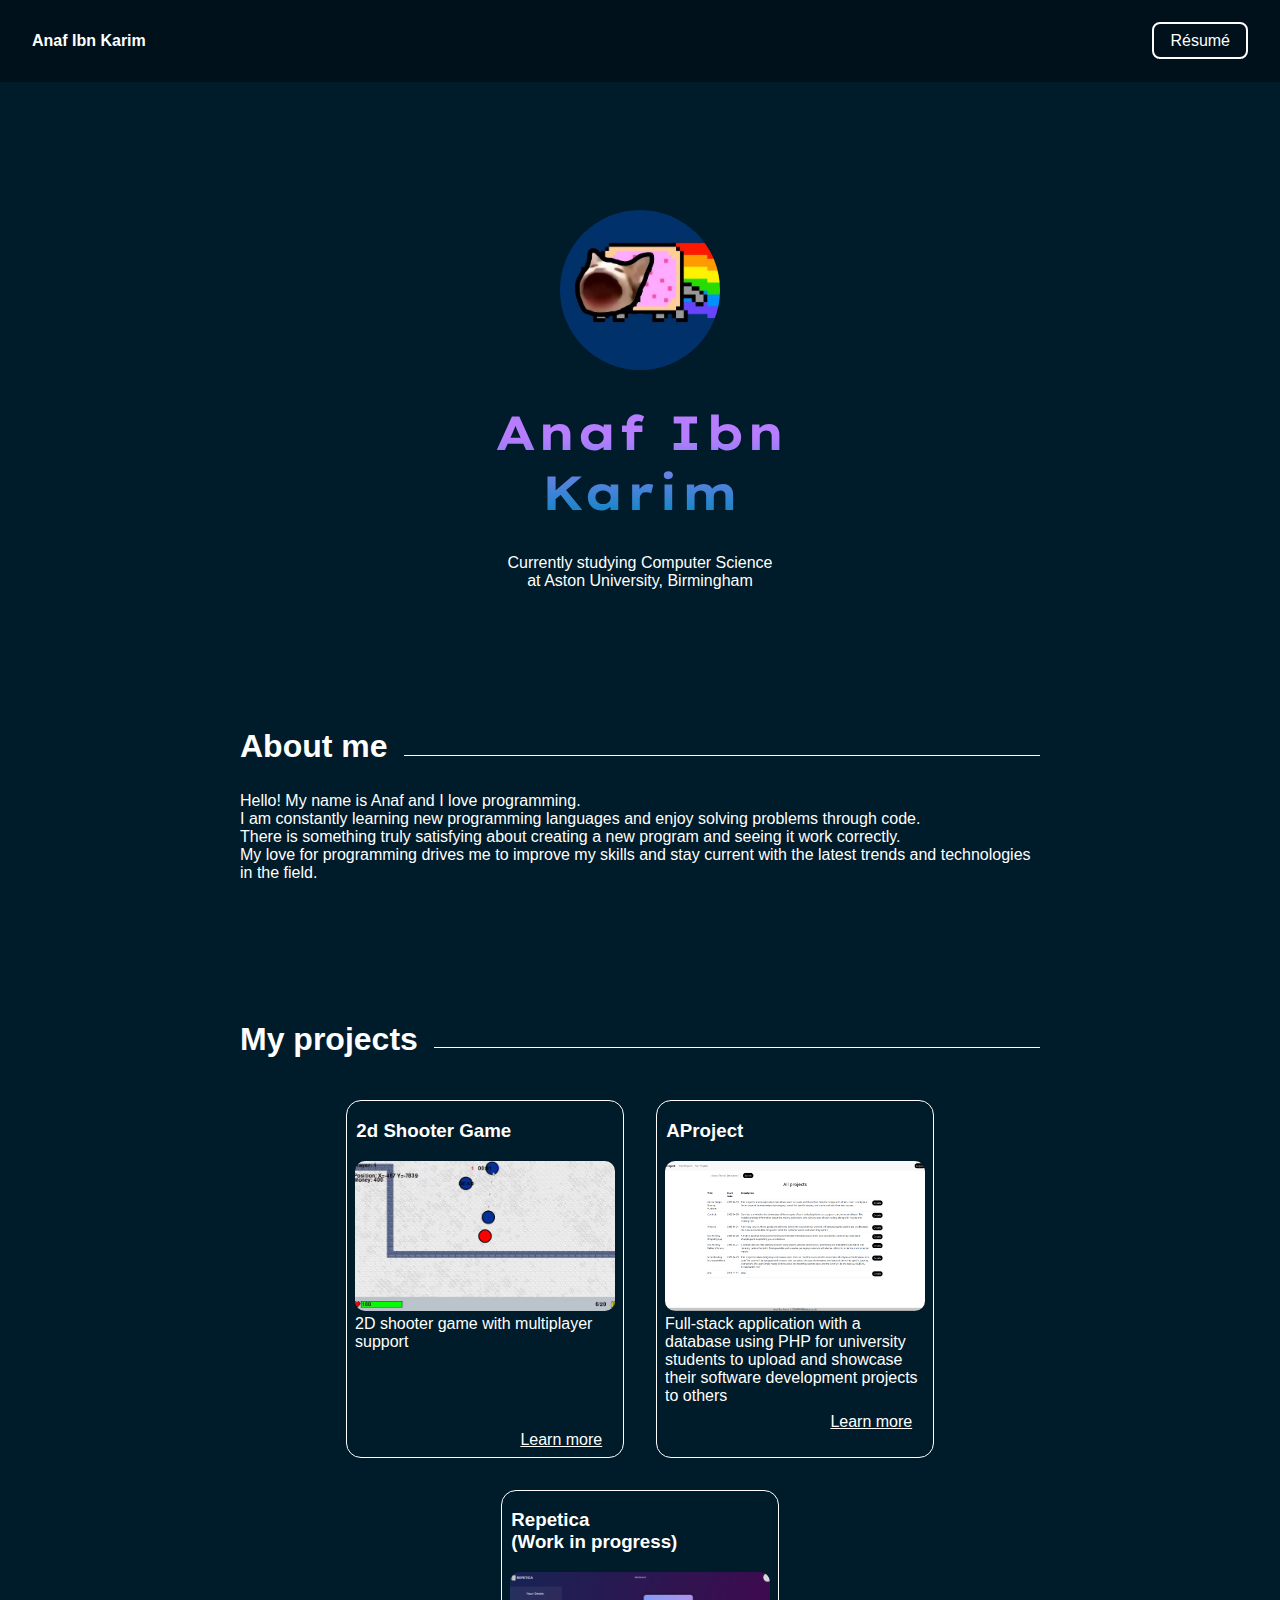
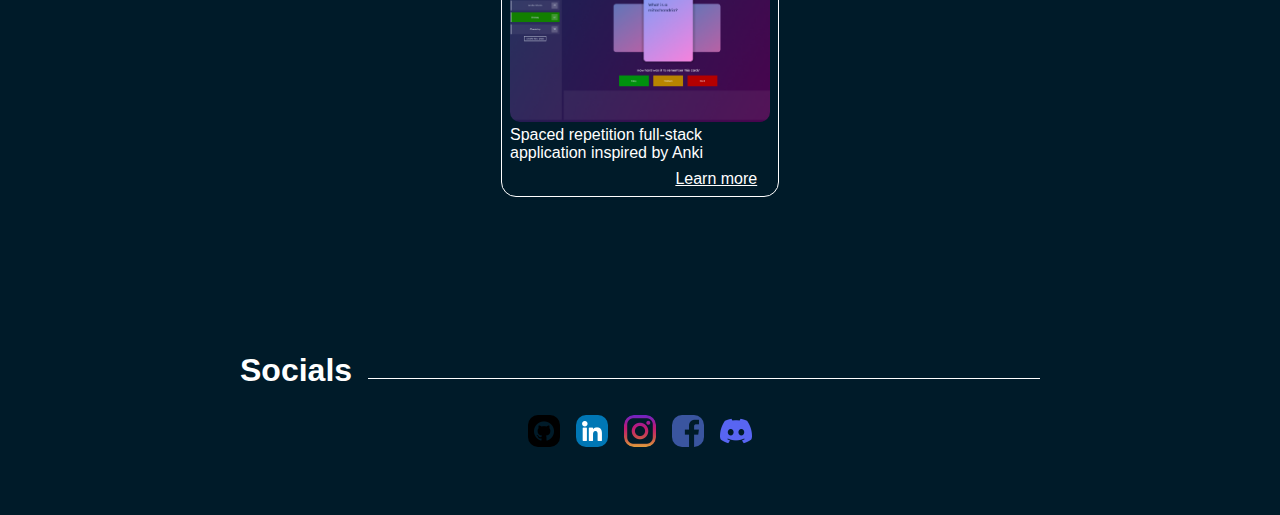
<file: index.html>
<!DOCTYPE html>
<html lang="en">
<head>
    <meta charset="UTF-8">
    <meta http-equiv="X-UA-Compatible" content="IE=edge">
    <meta name="viewport" content="width=device-width, initial-scale=1.0">
    <title>Anaf Ibn Karim</title>
    <link href="https://fonts.cdnfonts.com/css/space-mono" rel="stylesheet">
    <link rel="preconnect" href="https://fonts.googleapis.com"><link rel="preconnect" href="https://fonts.gstatic.com" crossorigin><link href="https://fonts.googleapis.com/css2?family=Lexend+Giga:wght@800&display=swap" rel="stylesheet">
    <link rel="stylesheet" href="css/main.css">
</head>
<body>    
    <div class="wrapper">
        <header>
            <a href="./index.html" class="name-navbar">Anaf Ibn Karim </a>
            <div class="button-container">
                <a class="resume-button" href="./Anaf_Placement_CV.pdf">Résumé</a> 
            </div>
            
        </header>
        <section class="hero">
            <img src="images/pfp_icon.jpg" alt="pfp_icon">
            <h1 id="heading"></h1>
            <h3 id="subheading">Currently studying Computer Science<br>
                at Aston University, Birmingham</h3>
        </section>
        <section class="about-me">
            <div class="container">
                <div class="h2-with-underline">
                    <h2>About me </h2><div class="underline"></div>
                </div>
                
                <p>Hello! My name is Anaf and I love programming.<br> 
                    I am constantly learning new programming languages and enjoy solving problems through code.<br>
                    There is something truly satisfying about creating a new program and seeing it work correctly.<br> 
                    My love for programming drives me to improve my skills and stay current with the latest trends and technologies in the field.</p>
            </div>
        </section>
        <section class="my-projects">
            <div class="container">
                <div class="h2-with-underline">
                    <h2>My projects </h2><div class="underline"></div>
                </div>
                <ul>
                    <div class="project-card">
                        <h3>2d Shooter Game</h3>
                        <img src="./images/2d_shooter_game.png" alt="">
                        <p>2D shooter game with multiplayer support <br><br><br><br><br></p>
                        <div><a href="2D_shooter_game.html"><u>Learn more</u></a></div>
                    </div>
                    <div class="project-card">
                        <h3>AProject</h3>
                        <img src="./images/AProject.png" alt="">
                        <p>Full-stack application with a database using PHP for university students to upload and showcase their software development projects to others</p>
                        <div><a href="AProject.html"><u>Learn more</u></a></div>
                    </div>
                    <div class="project-card">
                        <h3>Repetica <br>(Work in progress)</h3>
                        <img src="./images/repetica.png" alt="">
                        <p>Spaced repetition full-stack application inspired by Anki</p>
                        <div><a href="repetica.html"><u>Learn more</u></a></div>
                    </div>
                    
                </ul>
            </div>
        </section>
        <section class="socials">
            <div class="container">
                <div class="h2-with-underline">
                    <h2>Socials </h2><div class="underline"></div>
                </div>
                <ul>
                    <div class="icon-container">
                        <a href="https://github.com/NextPr0gram">
                            <img src="./images/github.png" alt="">
                        </a>
                    </div>
                    <div class="icon-container">
                        <a href="https://www.linkedin.com/in/anafibnkarim">
                            <img src="./images/linkedin.png" alt="">
                        </a>
                    </div>
                    <div class="icon-container">
                        <a href="https://instagram.com/next_program?igshid=OGQ5ZDc2ODk2ZA==">
                            <img src="./images/instagram.png" alt="">
                        </a>
                    </div>
                    <div class="icon-container">
                        <a href="https://www.facebook.com/profile.php?id=100071589942553">
                            <img src="./images/facebook.png" alt="">
                        </a>
                    </div>
                    <div class="icon-container">
                        <img onclick="copyDiscordUsername()" src="./images/discord.png" alt="">
                    </div>
                </ul>
            </div>
        </section>
                
    </div>
    <script src="/js/script.js"></script>
</body>
</html>
</file>
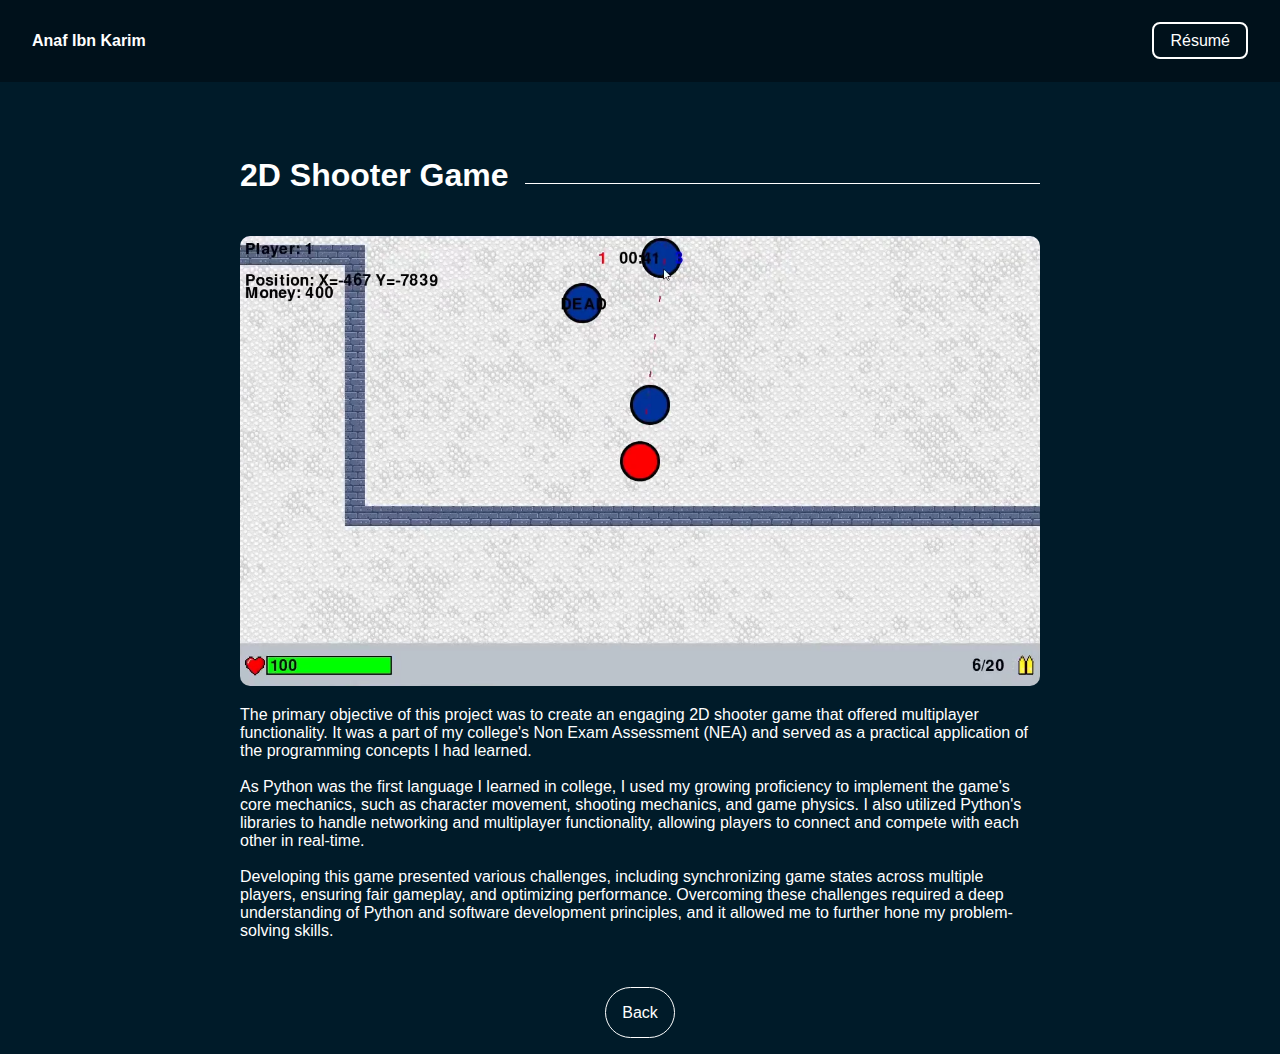
<file: 2D_shooter_game.html>
<!DOCTYPE html>
<html lang="en">
<head>
    <meta charset="UTF-8">
    <meta http-equiv="X-UA-Compatible" content="IE=edge">
    <meta name="viewport" content="width=device-width, initial-scale=1.0">
    <title>Anaf Ibn Karim</title>
    <link href="https://fonts.cdnfonts.com/css/space-mono" rel="stylesheet">
    <link rel="preconnect" href="https://fonts.googleapis.com"><link rel="preconnect" href="https://fonts.gstatic.com" crossorigin><link href="https://fonts.googleapis.com/css2?family=Lexend+Giga:wght@800&display=swap" rel="stylesheet">
    <link rel="stylesheet" href="css/main.css">
</head>
<body>    
    <div class="wrapper">
        <header>
            <a href="./index.html" class="name-navbar">Anaf Ibn Karim </a>
            <div class="button-container">
                <a class="resume-button" href="./Anaf_Placement_CV.pdf">Résumé</a> 
            </div>
            
        </header>
        <section class="game">
            <div class="container">
                <div class="h2-with-underline">
                    <h2>2D Shooter Game</h2><div class="underline"></div>
                </div>
                <div class="image-container">
                    <img src="./images/2d_shooter_game.png" alt="">
                </div>
                
                
                <p>The primary objective of this project was to create an engaging 2D shooter game that offered multiplayer functionality. It was a part of my college's Non Exam Assessment (NEA) and served as a practical application of the programming concepts I had learned. <br><br>
                    As Python was the first language I learned in college, I used my growing proficiency to implement the game's core mechanics, such as character movement, shooting mechanics, and game physics. I also utilized Python's libraries to handle networking and multiplayer functionality, allowing players to connect and compete with each other in real-time. <br><br>
                    Developing this game presented various challenges, including synchronizing game states across multiple players, ensuring fair gameplay, and optimizing performance. Overcoming these challenges required a deep understanding of Python and software development principles, and it allowed me to further hone my problem-solving skills.</p>
            </div>
        </section> 
        <div class="button-container">
            <a class="back-button" href="./index.html">Back</a> 
        </div>
         
    </div>
    <script src="/js/menu.js"></script>
    <script src="/js/script.js"></script>
</body>
</html>
</file>
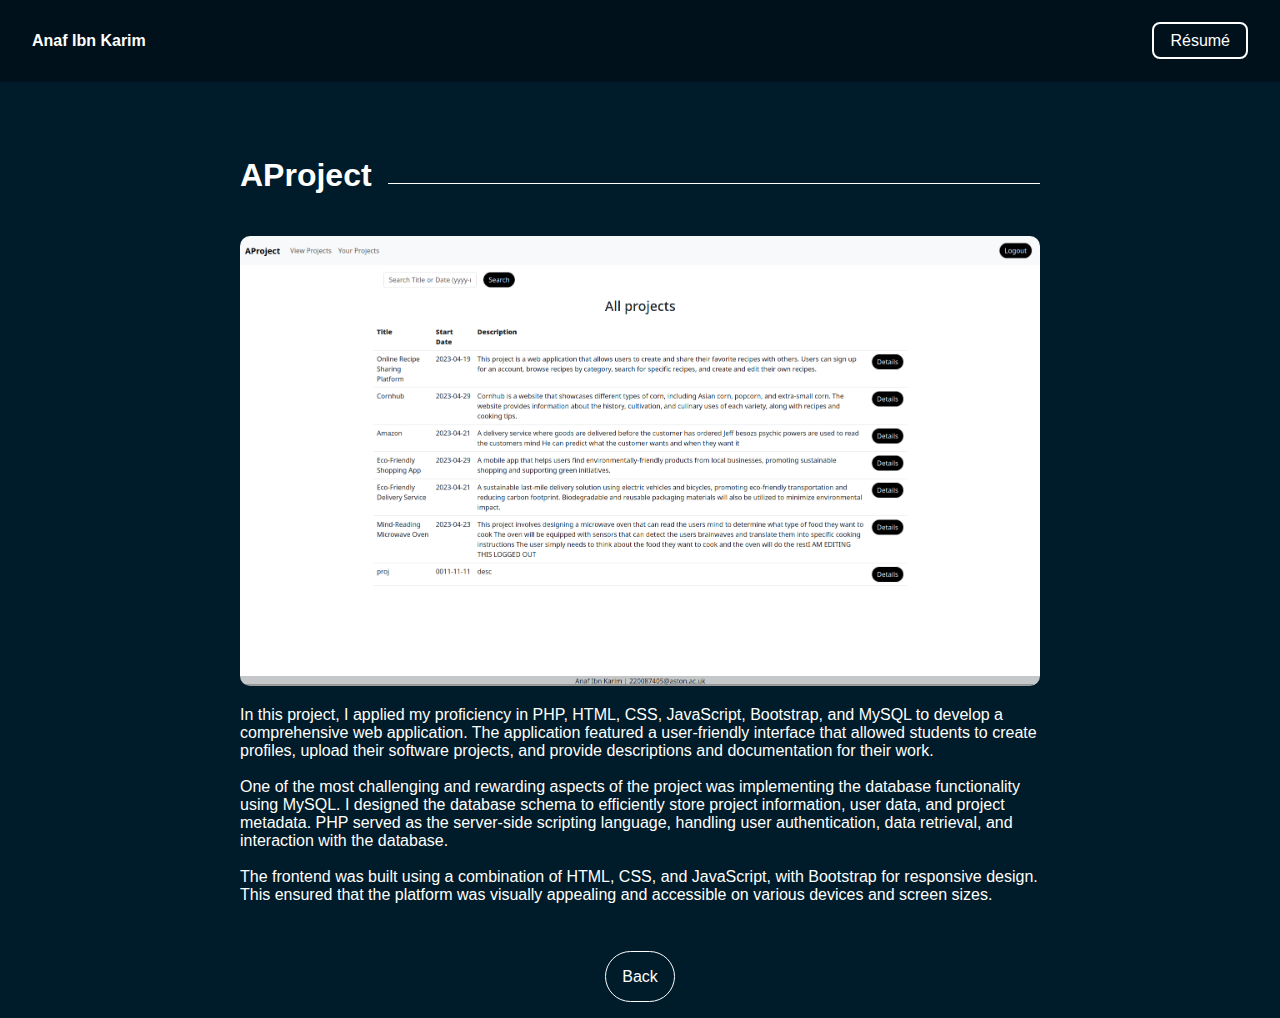
<file: AProject.html>
<!DOCTYPE html>
<html lang="en">
<head>
    <meta charset="UTF-8">
    <meta http-equiv="X-UA-Compatible" content="IE=edge">
    <meta name="viewport" content="width=device-width, initial-scale=1.0">
    <title>Anaf Ibn Karim</title>
    <link href="https://fonts.cdnfonts.com/css/space-mono" rel="stylesheet">
    <link rel="preconnect" href="https://fonts.googleapis.com"><link rel="preconnect" href="https://fonts.gstatic.com" crossorigin><link href="https://fonts.googleapis.com/css2?family=Lexend+Giga:wght@800&display=swap" rel="stylesheet">
    <link rel="stylesheet" href="css/main.css">
</head>
<body>    
    <div class="wrapper">
        <header>
            <a href="./index.html" class="name-navbar">Anaf Ibn Karim </a>
            <div class="button-container">
                <a class="resume-button" href="./Anaf_Placement_CV.pdf">Résumé</a> 
            </div>
            
        </header>
        <section class="game">
            <div class="container">
                <div class="h2-with-underline">
                    <h2>AProject</h2><div class="underline"></div>
                </div>
                <div class="image-container">
                    <img src="./images/AProject.png" alt="">
                </div>
                
                
                <p>In this project, I applied my proficiency in PHP, HTML, CSS, JavaScript, Bootstrap, and MySQL to develop a comprehensive web application. The application featured a user-friendly interface that allowed students to create profiles, upload their software projects, and provide descriptions and documentation for their work. <br><br>

                    One of the most challenging and rewarding aspects of the project was implementing the database functionality using MySQL. I designed the database schema to efficiently store project information, user data, and project metadata. PHP served as the server-side scripting language, handling user authentication, data retrieval, and interaction with the database. <br><br>
                    
                    The frontend was built using a combination of HTML, CSS, and JavaScript, with Bootstrap for responsive design. This ensured that the platform was visually appealing and accessible on various devices and screen sizes.</p>
            </div>
        </section> 
        <div class="button-container">
            <a class="back-button" href="./index.html">Back</a> 
        </div>
         
    </div>
    <script src="/js/menu.js"></script>
    <script src="/js/script.js"></script>
</body>
</html>
</file>
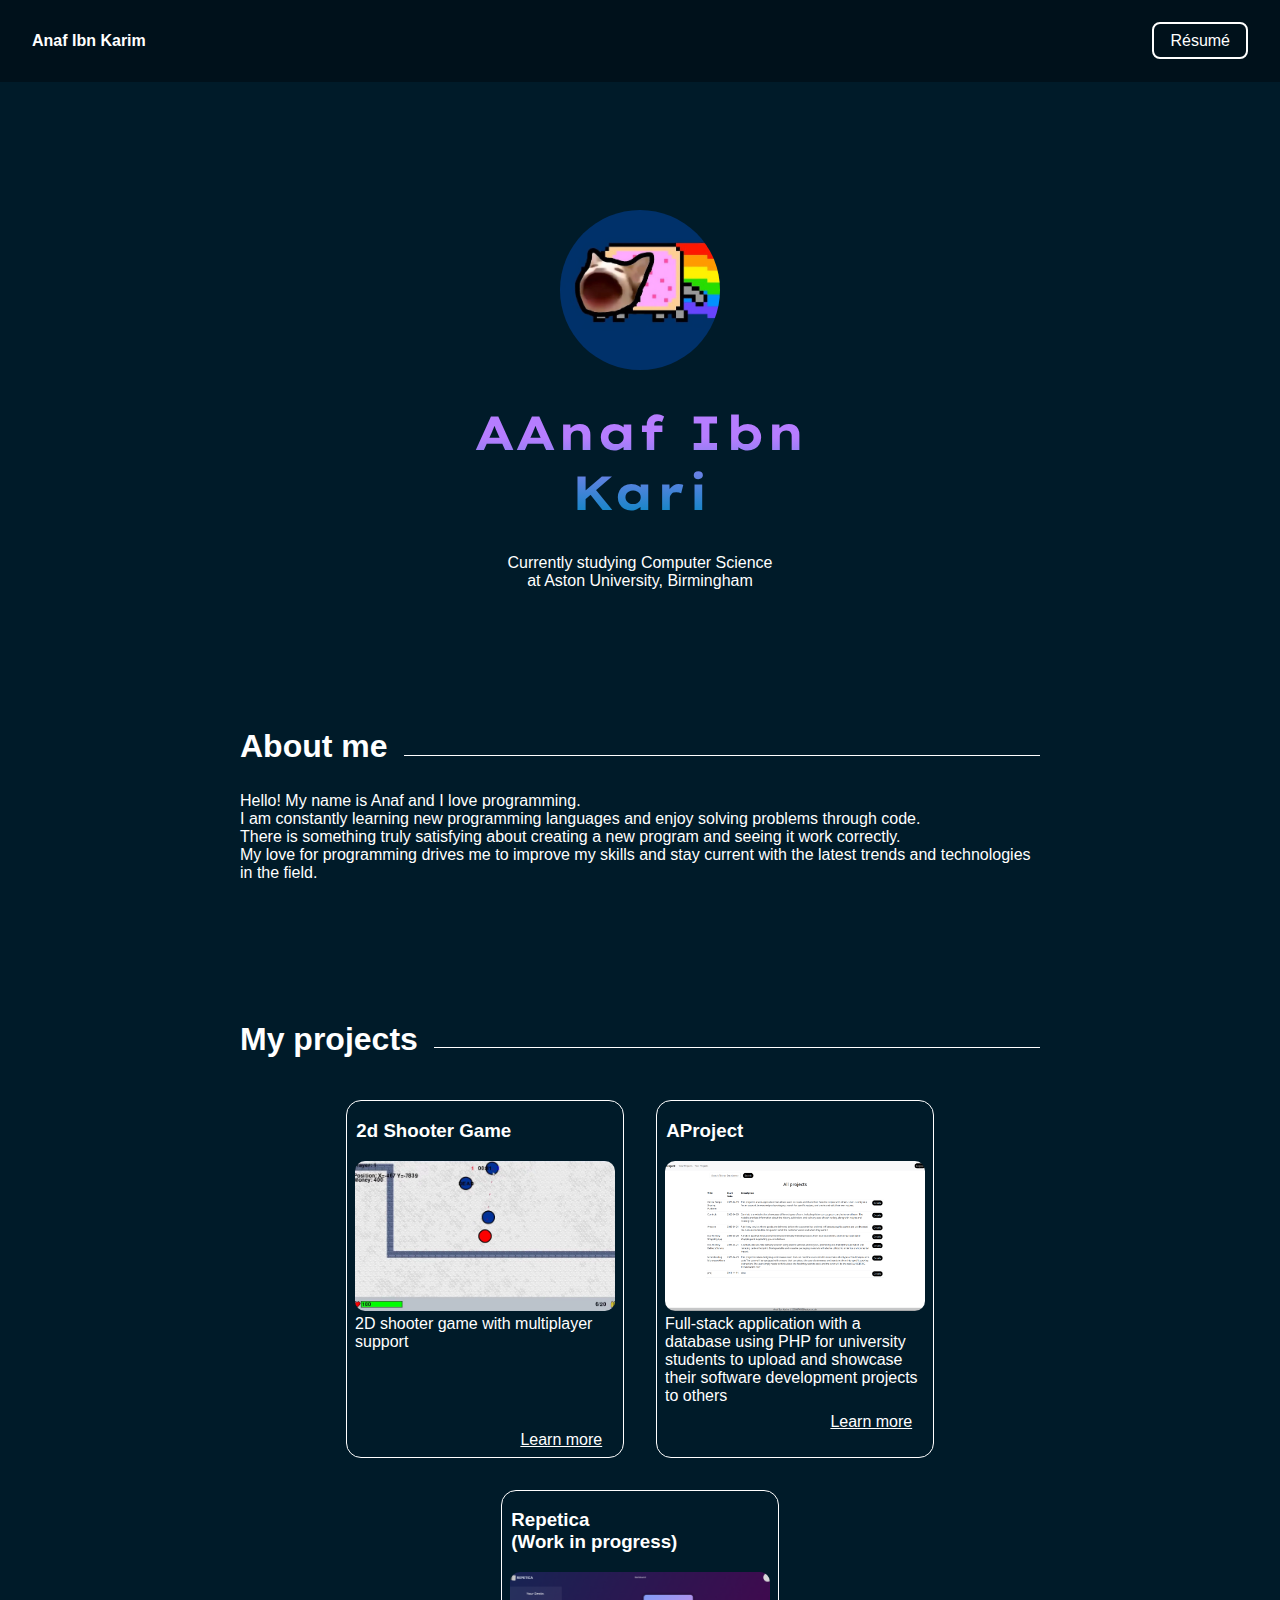
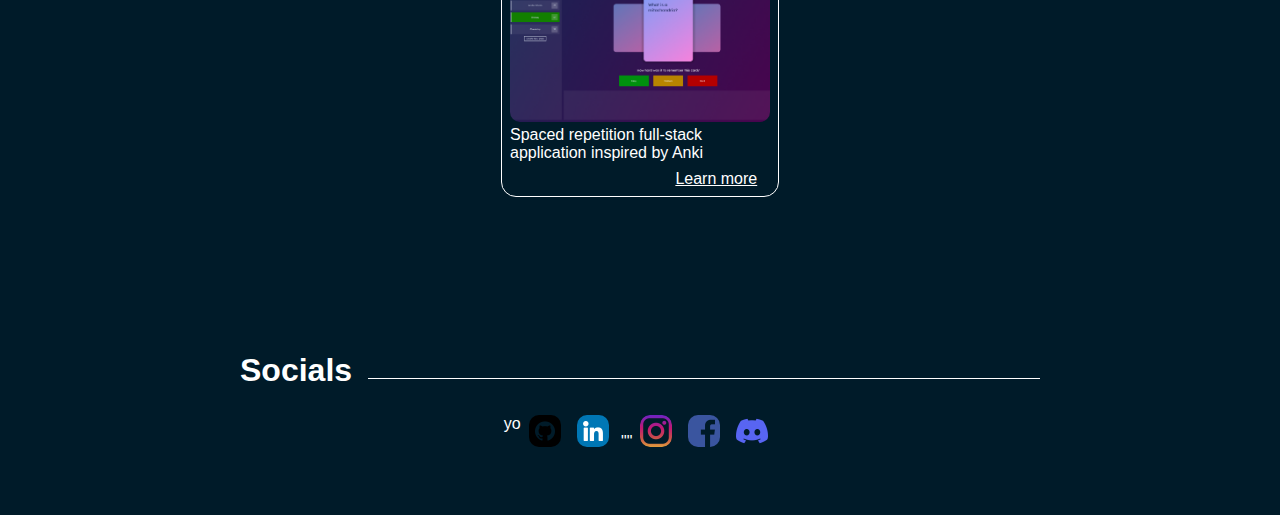
<file: index-nextprogram-manjaro.html>
<!DOCTYPE html>
<html lang="en">
<head>
    <meta charset="UTF-8">
    <meta http-equiv="X-UA-Compatible" content="IE=edge">
    <meta name="viewport" content="width=device-width, initial-scale=1.0">
    <title>Anaf Ibn Karim</title>
    <link href="https://fonts.cdnfonts.com/css/space-mono" rel="stylesheet">
    <link rel="preconnect" href="https://fonts.googleapis.com"><link rel="preconnect" href="https://fonts.gstatic.com" crossorigin><link href="https://fonts.googleapis.com/css2?family=Lexend+Giga:wght@800&display=swap" rel="stylesheet">
    <link rel="stylesheet" href="css/main.css">
</head>
<body>    
    <div class="wrapper">
        <header>
            <a href="./index.html" class="name-navbar">Anaf Ibn Karim </a>
            <div class="button-container">
                <a class="resume-button" href="./Anaf_Placement_CV.pdf">Résumé</a> 
            </div>
            
        </header>
        <section class="hero">
            <img src="images/pfp_icon.jpg" alt="pfp_icon">
            <h1 id="heading"></h1>
            <h3 id="subheading">Currently studying Computer Science<br>
                at Aston University, Birmingham</h3>
        </section>
        <section class="about-me">
            <div class="container">
                <div class="h2-with-underline">
                    <h2>About me </h2><div class="underline"></div>
                </div>
                
                <p>Hello! My name is Anaf and I love programming.<br> 
                    I am constantly learning new programming languages and enjoy solving problems through code.<br>
                    There is something truly satisfying about creating a new program and seeing it work correctly.<br> 
                    My love for programming drives me to improve my skills and stay current with the latest trends and technologies in the field.</p>
            </div>
        </section>
        <section class="my-projects">
            <div class="container">
                <div class="h2-with-underline">
                    <h2>My projects </h2><div class="underline"></div>
                </div>
                <ul>
                    <div class="project-card">
                        <h3>2d Shooter Game</h3>
                        <img src="./images/2d_shooter_game.png" alt="">
                        <p>2D shooter game with multiplayer support <br><br><br><br><br></p>
                        <div><a href="2D_shooter_game.html"><u>Learn more</u></a></div>
                    </div>
                    <div class="project-card">
                        <h3>AProject</h3>
                        <img src="./images/AProject.png" alt="">
                        <p>Full-stack application with a database using PHP for university students to upload and showcase their software development projects to others</p>
                        <div><a href="AProject.html"><u>Learn more</u></a></div>
                    </div>
                    <div class="project-card">
                        <h3>Repetica <br>(Work in progress)</h3>
                        <img src="./images/repetica.png" alt="">
                        <p>Spaced repetition full-stack application inspired by Anki</p>
                        <div><a href="repetica.html"><u>Learn more</u></a></div>
                    </div>
                    
                </ul>
            </div>
        </section>
        <section class="socials">
            <div class="container">
                <div class="h2-with-underline">
                    <h2>Socials </h2><div class="underline"></div>
                </div>
                <ul>yo
                    <div class="icon-container">
                        <a href="https://github.com/NextPr0gram">
                            <img src="./images/github.png" alt="">
                        </a>
                    </div>
                    <div class="icon-container">
                        <a href="https://www.linkedin.com/in/anafibnkarim">
                            <img src="./images/linkedin.png" alt="">
                        </a>""
                    </div>
                    <div class="icon-container">
                        <a href="https://instagram.com/next_program?igshid=OGQ5ZDc2ODk2ZA==">
                            <img src="./images/instagram.png" alt="">
                        </a>
                    </div>
                    <div class="icon-container">
                        <a href="https://instagram.com/next_program?igshid=OGQ5ZDc2ODk2ZA==">
                            <img src="./images/facebook.png" alt="">
                        </a>
                    </div>
                    <div class="icon-container">
                        <img onclick="copyDiscordUsername()" src="./images/discord.png" alt="">
                    </div>
                </ul>
            </div>
        </section>
                
    </div>
    <script src="/js/script.js"></script>
</body>
</html>
</div>
</ul>
</div>
</section>

</div>
<script src="/js/script.js"></script>
</body>
</html>
</file>
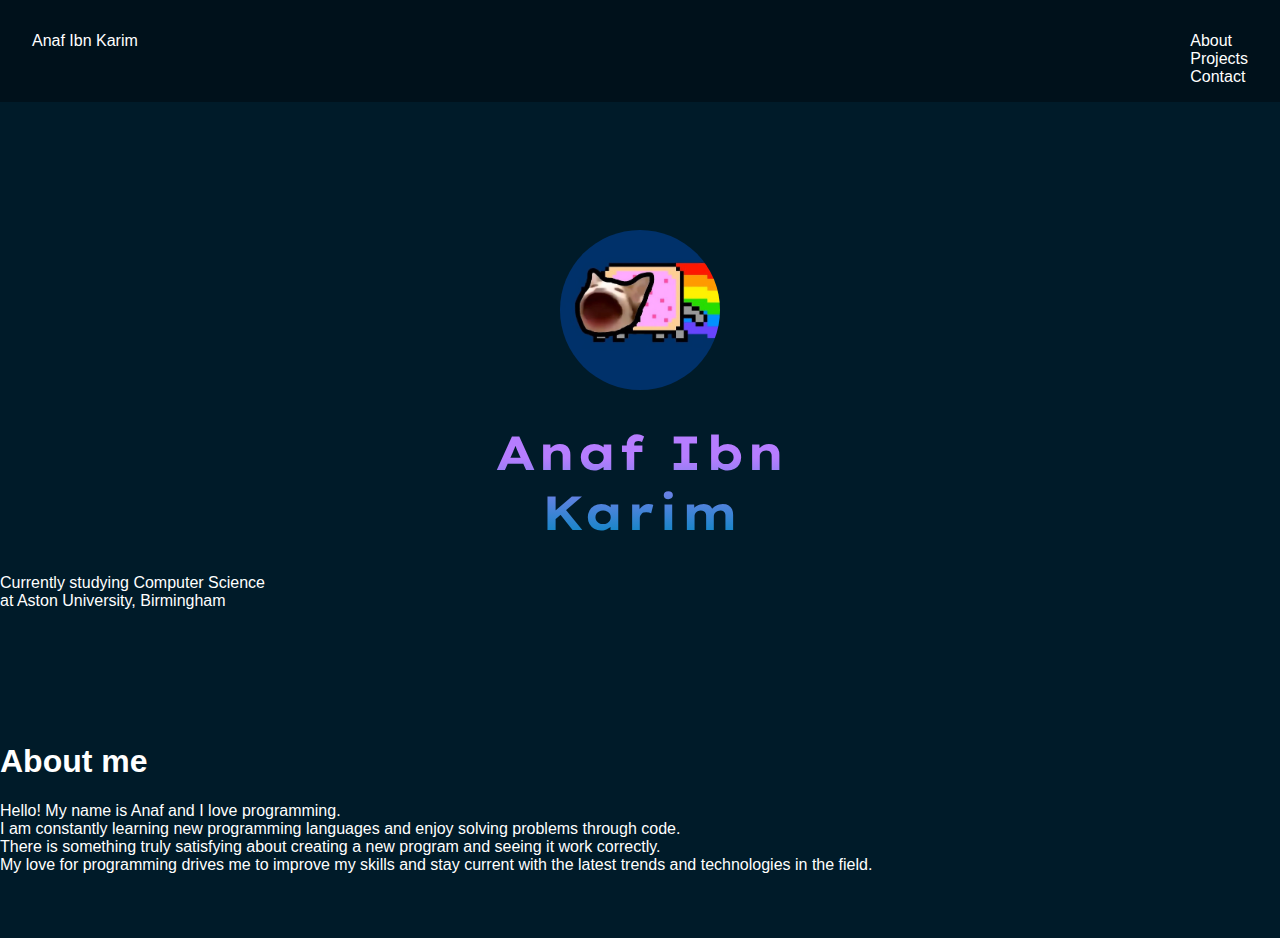
<file: old_index.html>
<!DOCTYPE html>
<html lang="en">
<head>
    <meta charset="UTF-8">
    <meta http-equiv="X-UA-Compatible" content="IE=edge">
    <meta name="viewport" content="width=device-width, initial-scale=1.0">
    <title>Anaf Ibn Karim</title>
    <link href="https://fonts.cdnfonts.com/css/space-mono" rel="stylesheet">
    <link rel="preconnect" href="https://fonts.googleapis.com"><link rel="preconnect" href="https://fonts.gstatic.com" crossorigin><link href="https://fonts.googleapis.com/css2?family=Lexend+Giga:wght@800&display=swap" rel="stylesheet">
    <link rel="stylesheet" href="css/main.css">
</head>
<body>
    <div class="wrapper">
        <header>
            <a href="#" class="name">Anaf Ibn Karim </a>
            <nav>
                <ul>
                    <li><a href="#">About</a></li>
                    <li><a href="#">Projects</a></li>
                    <li><a href="#">Contact</a></li>
                </ul>
            </nav>
        </header>
        <section class="hero">
            <img src="images/pfp_icon.jpg" class="pfp" alt="pfp_icon">
            <h1 class="heading"">Anaf Ibn<br>Karim</h1>
            <p class="subheading">Currently studying Computer Science<br>
                at Aston University, Birmingham</p>
        </section>
        <section class="section-about-me">
            <h1 class="heading-about-me">About me </h1>
            <p class="paragraph-about-me">Hello! My name is Anaf and I love programming.<br> 
                I am constantly learning new programming languages and enjoy solving problems through code.<br>
                There is something truly satisfying about creating a new program and seeing it work correctly.<br> 
                My love for programming drives me to improve my skills and stay current with the latest trends and technologies in the field.</p>
        </section>       
    </div>
</body>
</html>
</file>
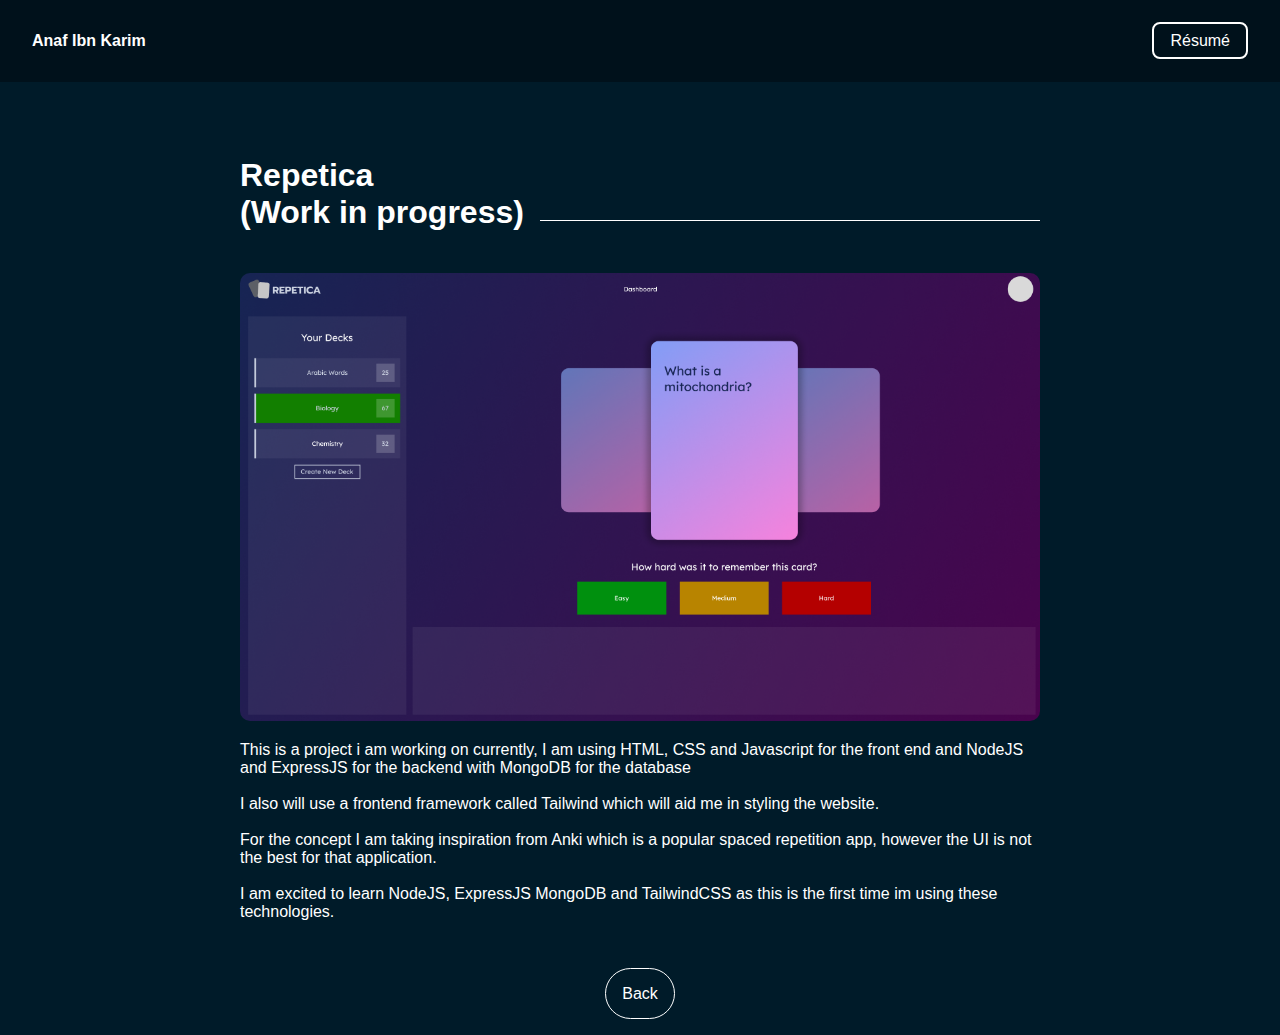
<file: repetica.html>
<!DOCTYPE html>
<html lang="en">
<head>
    <meta charset="UTF-8">
    <meta http-equiv="X-UA-Compatible" content="IE=edge">
    <meta name="viewport" content="width=device-width, initial-scale=1.0">
    <title>Anaf Ibn Karim</title>
    <link href="https://fonts.cdnfonts.com/css/space-mono" rel="stylesheet">
    <link rel="preconnect" href="https://fonts.googleapis.com"><link rel="preconnect" href="https://fonts.gstatic.com" crossorigin><link href="https://fonts.googleapis.com/css2?family=Lexend+Giga:wght@800&display=swap" rel="stylesheet">
    <link rel="stylesheet" href="css/main.css">
</head>
<body>    
    <div class="wrapper">
        <header>
            <a href="./index.html" class="name-navbar">Anaf Ibn Karim </a>
            <div class="button-container">
                <a class="resume-button" href="./Anaf_Placement_CV.pdf">Résumé</a> 
            </div>
            
        </header>
        <section class="game">
            <div class="container">
                <div class="h2-with-underline">
                    <h2>Repetica <br>(Work in progress)</h2><div class="underline"></div>
                </div>
                <div class="image-container">
                    <img src="./images/repetica.png" alt="">
                </div>
                
                
                <p>This is a project i am working on currently, I am using HTML, CSS and Javascript for the front end and NodeJS and ExpressJS for the backend with MongoDB for the database <br><br>
                        I also will use a frontend framework called Tailwind which will aid me in styling the website. <br><br>
                        For the concept I am taking inspiration from Anki which is a popular spaced repetition app, however the UI is not the best for that application. <br><br>
                        I am excited to learn NodeJS, ExpressJS MongoDB and TailwindCSS as this is the first time im using these technologies.</p>
            </div>
        </section> 
        <div class="button-container">
            <a class="back-button" href="./index.html">Back</a> 
        </div>
         
    </div>
    <script src="/js/menu.js"></script>
    <script src="/js/script.js"></script>
</body>
</html>
</file>
<file: css/main.css>
a {
  text-decoration: none;
  color: inherit;
}

ul {
  padding: 0;
  list-style-type: none;
  margin-top: 0;
}

body {
  color: white;
  background-color: #001b29;
  font-family: "Space Mono", sans-serif;
  margin: 0;
}
body .button-container {
  margin-inline: auto;
  display: block;
  text-align: center;
  margin: auto;
  margin-bottom: 2em;
}
body .button-container a.back-button {
  font-family: "Lexend Deca", sans-serif;
  border-radius: 1000px;
  border: white;
  border-style: solid;
  border-width: 1px;
  padding: 1em;
}
body .button-container a.back-button:hover, body .button-container a.back-button:active {
  text-decoration: underline;
  transition: 250ms;
  background-color: white;
  color: #001b29;
}
body header {
  display: flex;
  justify-content: space-between;
  background-color: #00111b;
  padding-top: 2em;
  padding-inline: 2em;
}
body header a.name-navbar {
  font-weight: bold;
}
body header .button-container {
  text-align: right;
  padding-right: 0;
  margin-right: 0;
}
body header .button-container a.resume-button {
  padding-block: 0.5em;
  padding-inline: 1em;
  border-radius: 0.5em;
  border-color: white;
  border-style: solid;
  border-width: 2px;
  transition: 250ms;
}
body header .button-container a.resume-button:hover {
  transition: 250ms;
  background-color: #001b29;
}
body section {
  padding-block: 3em;
}
body section.hero img {
  display: block;
  margin-left: auto;
  margin-right: auto;
  margin-block-start: 5em;
  width: 10em;
  border-radius: 100%;
}
body section.hero h1 {
  display: block;
  text-align: center;
  font-family: "Lexend Giga", sans-serif;
  font-size: 3rem;
  background: linear-gradient(180deg, #B67DFF 29.71%, #0087C0 100%);
  -webkit-background-clip: text;
          background-clip: text;
  -webkit-text-fill-color: transparent;
}
body section.hero h3 {
  text-align: center;
  font-weight: normal;
  font-size: 1em;
}
body section.about-me, body section.my-projects, body section.game, body section.socials {
  padding-inline: 1.5em;
  margin-inline: auto;
  max-width: 50em;
  display: flex;
  align-items: center;
}
body section.about-me .container .h2-with-underline, body section.my-projects .container .h2-with-underline, body section.game .container .h2-with-underline, body section.socials .container .h2-with-underline {
  display: flex;
  justify-content: space-between;
  align-items: end;
}
body section.about-me .container .h2-with-underline h2, body section.my-projects .container .h2-with-underline h2, body section.game .container .h2-with-underline h2, body section.socials .container .h2-with-underline h2 {
  font-family: "Lexend Deca", sans-serif;
  font-size: 2em;
  white-space: nowrap;
}
body section.about-me .container .h2-with-underline .underline, body section.my-projects .container .h2-with-underline .underline, body section.game .container .h2-with-underline .underline, body section.socials .container .h2-with-underline .underline {
  height: 1px;
  background-color: white;
  height: 1px;
  width: 100%;
  margin-bottom: 36px;
  margin-left: 16px;
}
body section.about-me .container p, body section.my-projects .container p, body section.game .container p, body section.socials .container p {
  margin-top: 0;
  font-size: 1em;
}
body section.game .image-container img {
  width: 100%;
  border-radius: 10px;
  margin-block: 1em;
}
body section.my-projects .container {
  width: auto;
}
body section.my-projects .container ul {
  padding: 0;
  list-style: none;
  display: flex;
  flex-wrap: wrap;
  justify-content: center;
}
body section.my-projects .container ul .project-card {
  border: solid white 1px;
  border-radius: 15px;
  margin: 1em;
}
body section.my-projects .container ul .project-card h3 {
  margin-inline: 0.5em;
}
body section.my-projects .container ul .project-card img {
  width: 260px;
  height: 150px;
  -o-object-fit: cover;
     object-fit: cover;
  border-radius: 10px;
  margin-inline: 0.5em;
}
body section.my-projects .container ul .project-card p {
  max-width: 260px;
  white-space: normal;
  margin-inline: 0.5em;
  margin-block: 0;
}
body section.my-projects .container ul .project-card div {
  text-align: end;
  padding: 0.5em;
}
body section.my-projects .container ul .project-card div a {
  margin: 0.5em;
  border-radius: 1000px;
  padding-inline: 0.3em;
}
body section.my-projects .container ul .project-card div a:hover {
  transition: 250ms;
  background-color: white;
  color: #001b29;
}
body section.socials .container {
  width: 100%;
}
body section.socials .container ul {
  padding: 0;
  list-style: none;
  display: flex;
  flex-wrap: wrap;
  justify-content: center;
}
body section.socials .container ul .icon-container button {
  text-decoration: none;
}
body section.socials .container ul .icon-container img {
  width: 32px;
  height: 32px;
  -o-object-fit: cover;
     object-fit: cover;
  border-radius: 10px;
  margin-inline: 0.5em;
}
body section.socials .container ul .icon-container div {
  text-align: end;
  padding: 0.5em;
}/*# sourceMappingURL=main.css.map */
</file>
